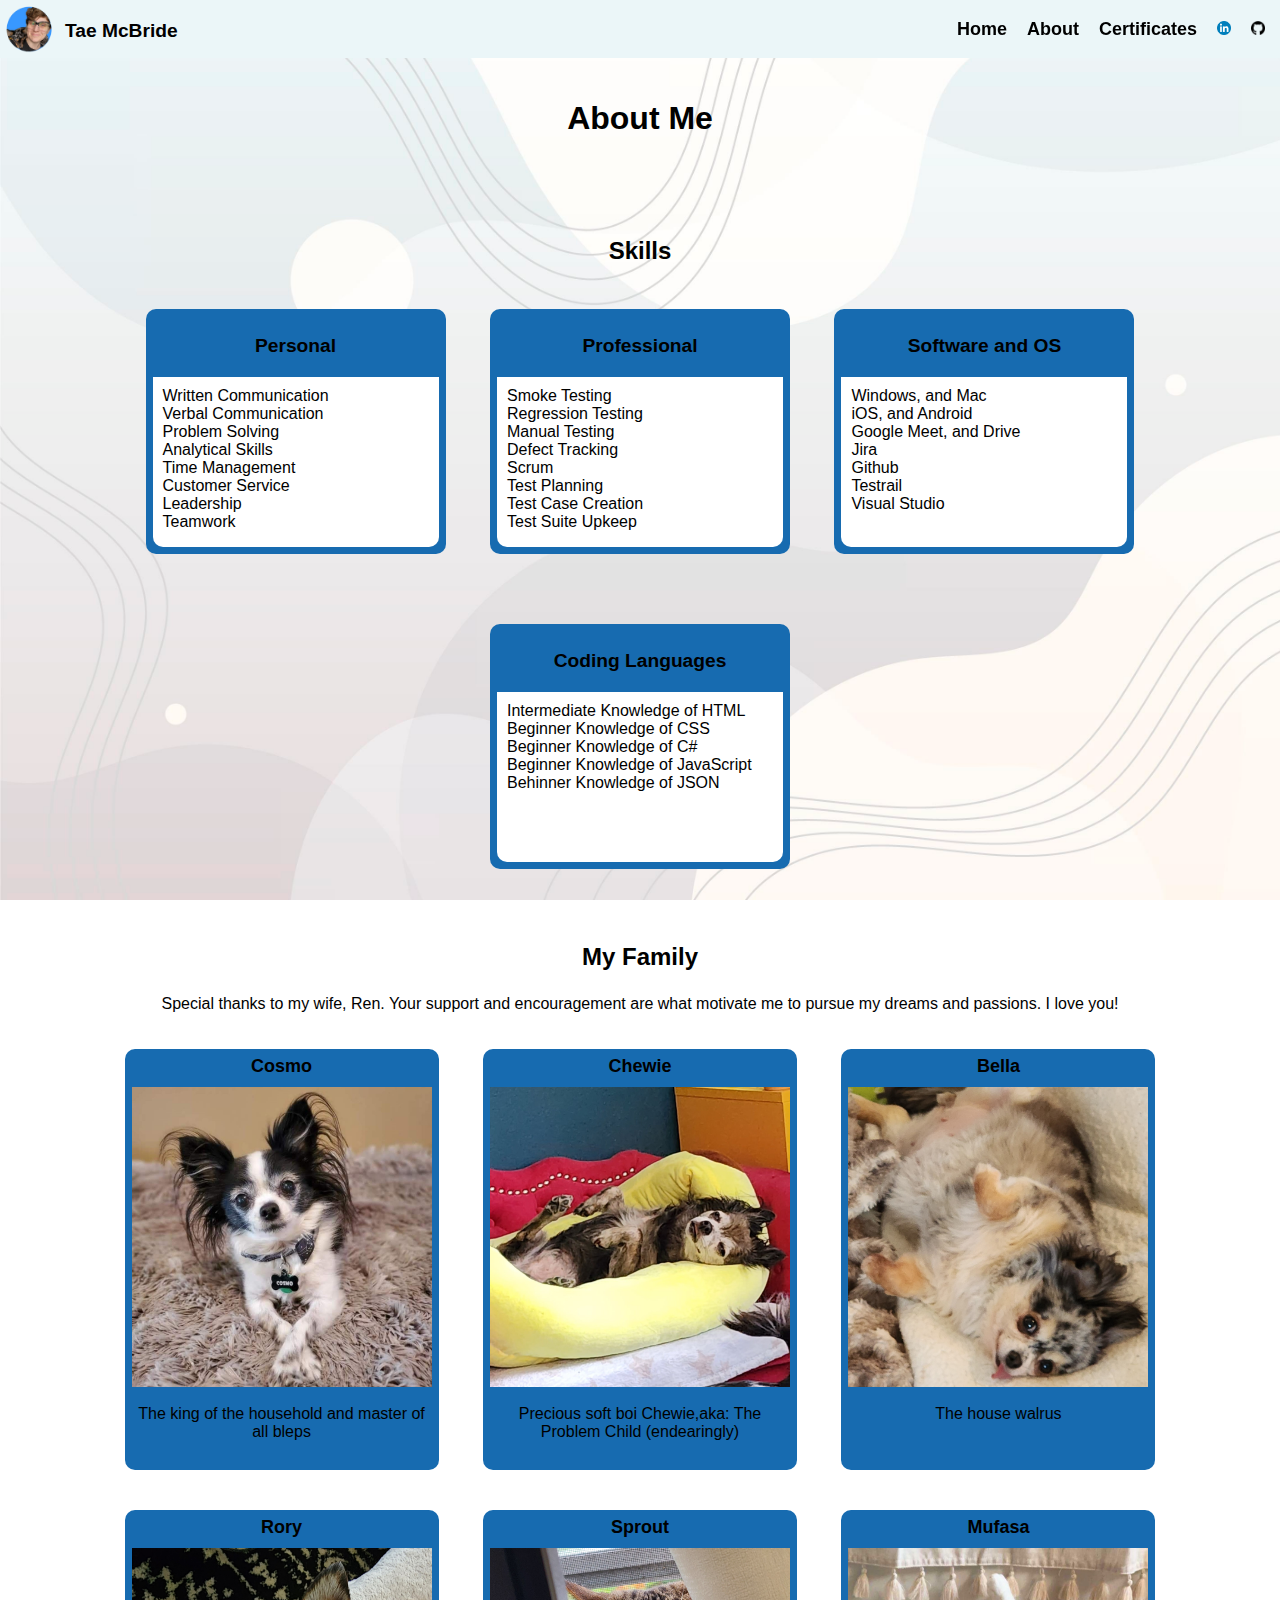
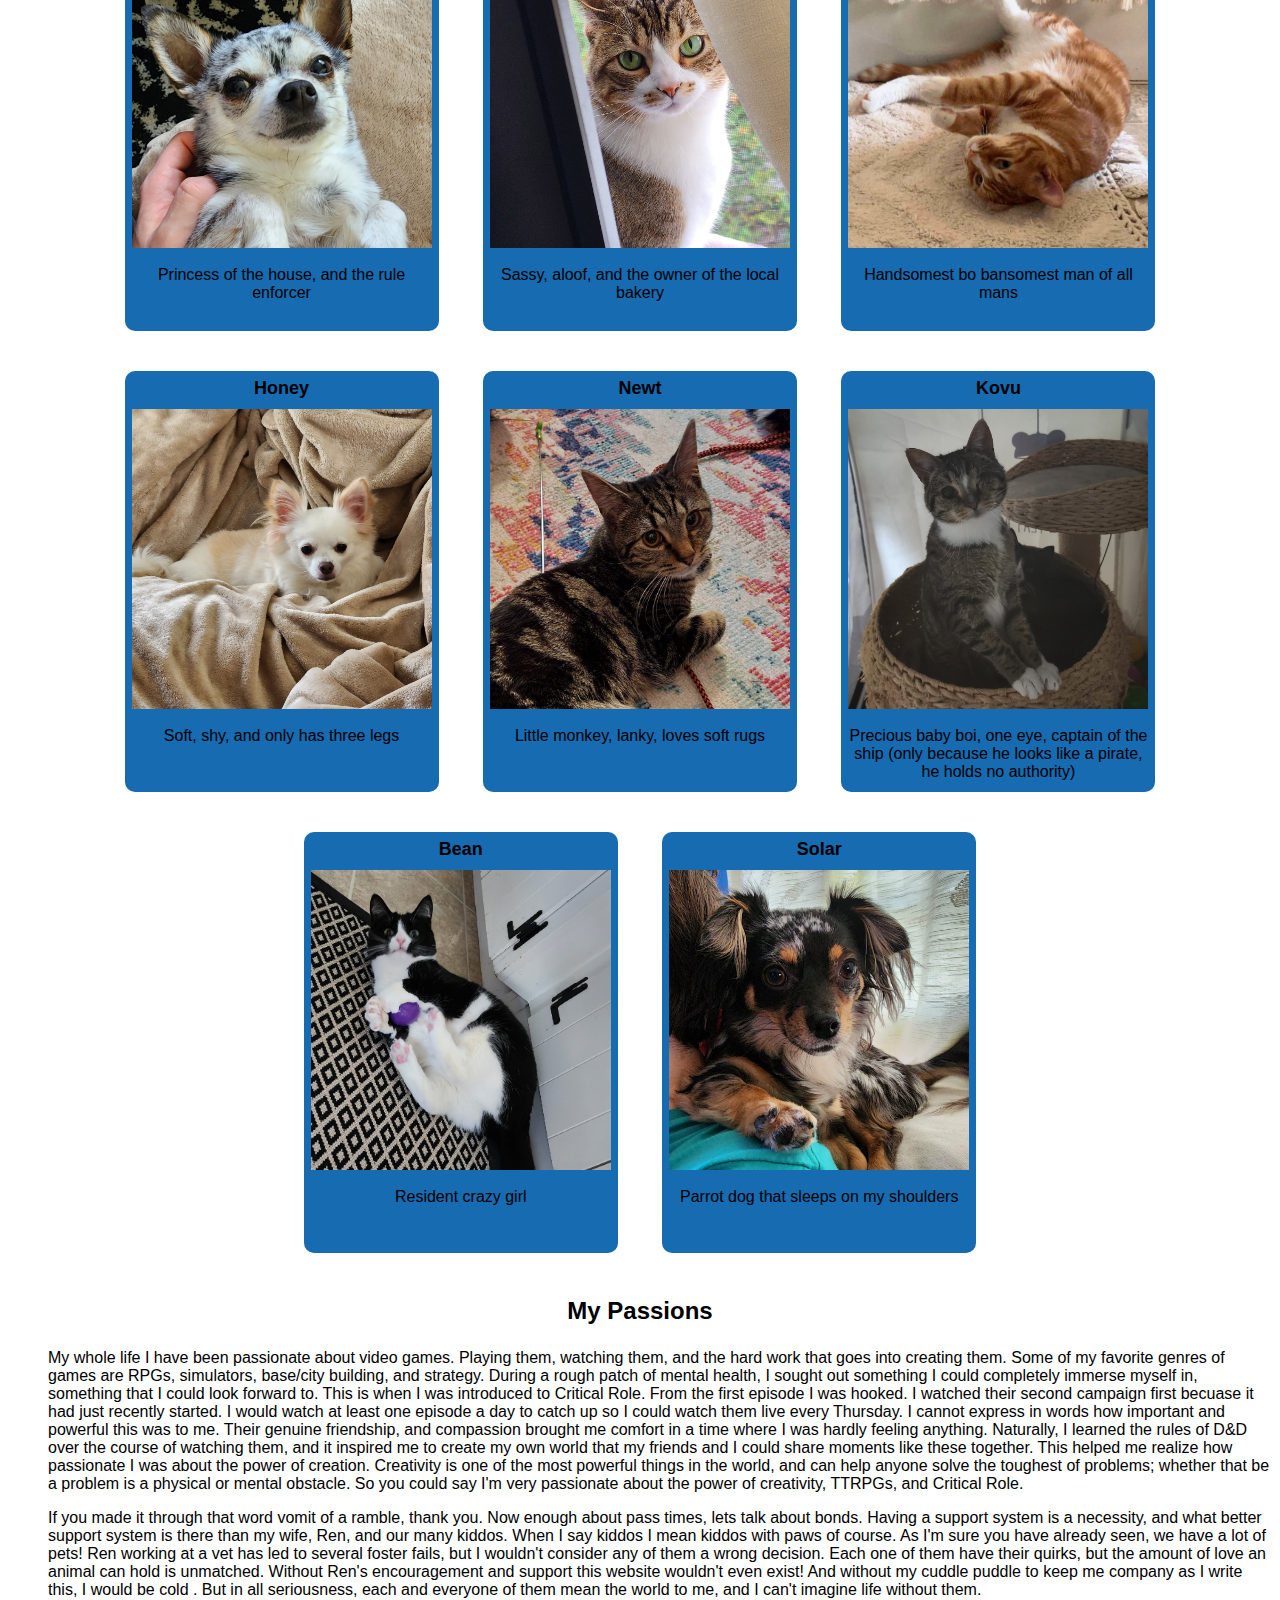
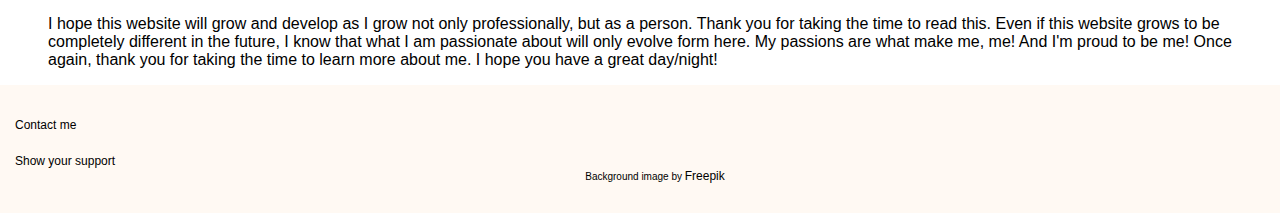
<file: about.html>
<!DOCTYPE html>
  <head>
    <title>Tae's Portfolio: About Me</title>
    <meta name="author"; content="Tae McBride">
    <link rel="stylesheet" href="styles.css">
  </head>
  <body>

    <header>

      <nav>
        <a href="index.html"><img src="img/pfp.png" class="pfp" alt="Tae with Solar on their shoulders"></a>
        <a href="index.html" class="heading">Tae McBride</a>
        <div class="pagelinkdiv">
          <a href="index.html" class="pagelink">Home</a>     
          <a href="about.html" class="pagelink">About</a>
          <a href="certificates.html" class="pagelink">Certificates</a>
          <a href="https://www.linkedin.com/in/tae-mcbride-b07286282/" class="pagelink">
            <img src="img/LinkedIn_icon_circle.svg.png" width="14"></a> 
          <a href="https://github.com/Blooturtleduck" class="pagelink">
            <img src="img/githubicon.png" width="14"></a>
        </div>
      </nav>

    </header>

    <main>
      <strong><h2>About Me</h2></strong>
      <article>
        <strong><h3>Skills</h3></strong>
        <section id="sectionskill">
          <div class="skill">
            <strong><h4>Personal</h4></strong>
            <p>
              Written Communication<br>
              Verbal Communication<br>
              Problem Solving<br>
              Analytical Skills<br>
              Time Management<br>
              Customer Service<br>
              Leadership<br>
              Teamwork
            </p>
          </div>
          <div class="skill">
            <strong><h4>Professional</h4></strong>
            <p>
              Smoke Testing<br>
              Regression Testing<br>
              Manual Testing<br>
              Defect Tracking<br>
              Scrum<br>
              Test Planning<br>
              Test Case Creation<br>
              Test Suite Upkeep
            </p>
          </div>
          <div class="skill">
            <strong><h4>Software and OS</h4></strong>
            <p>
              Windows, and Mac<br>
              iOS, and Android<br>
              Google Meet, and Drive<br>
              Jira<br>
              Github<br>
              Testrail<br>
              Visual Studio
            </p>
          </div>
          <div class="skill">
            <strong><h4>Coding Languages</h4></strong>
            <p>
              Intermediate Knowledge of HTML<br>
              Beginner Knowledge of CSS<br>
              Beginner Knowledge of C#<br>
              Beginner Knowledge of JavaScript<br>
              Behinner Knowledge of JSON
            </p>
          </div>
        </section>
      </article> 

      <article>
        <strong><h3>My Family</h3></strong>
        <section id="sectionkiddo">
          <p style="text-align: center;">Special thanks to my wife, Ren. Your support and encouragement 
            are what motivate me to pursue my dreams and passions. I love you!
          </p>
          <div class="kiddos">
            <strong style="font-size: large; padding-bottom: 10px;">Cosmo</strong>
            <img src="img/cosmo.jpg" class="kiddoimage" alt="Black and white long haired chihuahua"><br>              
            <strong style="font-weight: normal;">The king of the household and master of all bleps</strong>
          </div>

          <div class="kiddos">
            <strong style="font-size: large; padding-bottom: 10px;">Chewie</strong>
            <img src="img/chewie.jpg" class="kiddoimage" alt="Brown and black long haired chihuahua"><br>
            <strong style="font-weight: normal;">Precious soft boi Chewie,aka: The Problem Child (endearingly)</strong>
          </div>

          <div class="kiddos">
            <strong style="font-size: large; padding-bottom: 10px;">Bella</strong>
            <img src="img/bella.jpg" class="kiddoimage" alt="blue merle long haired chihuahua in the shape of a cylinder"><br>
            <strong style="font-weight: normal;">The house walrus</strong>
          </div>

          <div class="kiddos">
            <strong style="font-size: large; padding-bottom: 10px;">Rory</strong>
            <img src="img/rory.jpg" class="kiddoimage" alt="perfect in every way blue merle short haired chihuahua"><br>
            <strong style="font-weight: normal;">Princess of the house, and the rule enforcer</strong>
          </div>

          <div class="kiddos">
            <strong style="font-size: large; padding-bottom: 10px;">Sprout</strong>
            <img src="img/sprout.jpg" class="kiddoimage" alt="short haired brown and white tabby with bright green eyes"><br>
            <strong style="font-weight: normal;">Sassy, aloof, and the owner of the local bakery</strong>
          </div>

          <div class="kiddos">
            <strong style="font-size: large; padding-bottom: 10px;">Mufasa</strong>
            <img src="img/mufasa.jpg" class="kiddoimage" alt="the handsomest short haired orange tabby with golden 
              eyes you've ever seen"><br>
            <strong style="font-weight: normal;">Handsomest bo bansomest man of all mans</strong>
          </div>

          <div class="kiddos">
            <strong style="font-size: large; padding-bottom: 10px;">Honey</strong>
            <img src="img/honey.jpg" class="kiddoimage" alt="cream long haired chihuahua with 3 legs"><br>
            <strong style="font-weight: normal;">Soft, shy, and only has three legs</strong>
          </div>

          <div class="kiddos">
            <strong style="font-size: large; padding-bottom: 10px;">Newt</strong>
            <img src="img/newt.jpeg" class="kiddoimage" alt="short haired dark brown tabby"><br>
            <strong style="font-weight: normal;">Little monkey, lanky, loves soft rugs</strong>
          </div>

          <div class="kiddos">
            <strong style="font-size: large; padding-bottom: 10px;">Kovu</strong>
            <img src="img/kovu.jpg" class="kiddoimage" alt="short haired brown and white tabby with one eye"><br>
            <strong style="font-weight: normal;">Precious baby boi, one eye, captain of the ship (only because he looks like a pirate, 
              he holds no authority)</strong>
          </div>

          <div class="kiddos">
            <strong style="font-size: large; padding-bottom: 10px;">Bean</strong>
            <img src="img/bean.jpg" class="kiddoimage" alt="black and white tuxedo cat with yellow/green eyes"><br>
            <strong style="font-weight: normal;">Resident crazy girl</strong>
          </div>

          <div class="kiddos">
            <strong style="font-size: large; padding-bottom: 10px;">Solar</strong>
            <img src="img/solar.jpg" class="kiddoimage" alt="Cutie patooty blue merle long haired chihuahua 
              leaning on her mom's shoulder"/><br>
            <strong style="font-weight: normal;">Parrot dog that sleeps on my shoulders</strong>
          </div>
        </section>

      <article>
        <strong><h3>My Passions</h3></strong>
        <section style="padding-left: 40px;">
          <p>
            My whole life I have been passionate about video games. Playing them, watching them, and the hard work that goes into creating them. 
            Some of my favorite genres of games are RPGs, simulators, base/city building, and strategy. During a rough patch of mental health, 
            I sought out something I could completely immerse myself in, something that I could look forward to. This is when I was introduced 
            to Critical Role. From the first episode I was hooked. I watched their second campaign first becuase it had just recently started. 
            I would watch at least one episode a day to catch up so I could watch them live every Thursday. I cannot express in words how important 
            and powerful this was to me. Their genuine friendship, and compassion brought me comfort in a time where I was hardly feeling anything. 
            Naturally, I learned the rules of D&D over the course of watching them, and it inspired me to create my own world that my friends and I 
            could share moments like these together. This helped me realize how passionate I was about the power of creation. Creativity is one of 
            the most powerful things in the world, and can help anyone solve the toughest of problems; whether that be a problem is a physical or 
            mental obstacle. So you could say I'm very passionate about the power of creativity, TTRPGs, and Critical Role.
          </p>
          <p>
            If you made it through that word vomit of a ramble, thank you. Now enough about pass times, lets talk about bonds. Having a support 
            system is a necessity, and what better support system is there than my wife, Ren, and our many kiddos. When I say kiddos I mean kiddos 
            with paws of course. As I'm sure you have already seen, we have a lot of pets! Ren working at a vet has led to several foster fails, 
            but I wouldn't consider any of them a wrong decision. Each one of them have their quirks, but the amount of love an animal can hold is 
            unmatched. Without Ren's encouragement and support this website wouldn't even exist! And without my cuddle puddle to keep me company as 
            I write this, I would be cold <!--insert sad emoji here-->. But in all seriousness, each and everyone of them mean the world to me, and 
            I can't imagine life without them.
          </p>
          <p>
            I hope this website will grow and develop as I grow not only professionally, but as a person. Thank you for taking the time to read this. 
            Even if this website grows to be completely different in the future, I know that what I am passionate about will only evolve form here. My 
            passions are what make me, me! And I'm proud to be me! Once again, thank you for taking the time to learn more about me. I hope you have a 
            great day/night!
          </p>
        </section>
      </article>
    </main>

    <footer>
      <section>
        <a href="contact.html">Contact me</a><br><br>
        <a href="support.html">Show your support</a>
        <div id="bgimgcred">
          Background image by <a href="https://www.freepik.com/free-vector/white-abstract-background_11852424.htm#query=website%20background&position=22&from_view=keyword&track=ais&uuid=9306bdb3-f7fa-4913-889d-b05616a231db">Freepik</a>
        </div>
      </section>  
    </footer>

  </body>

</html>
</file>
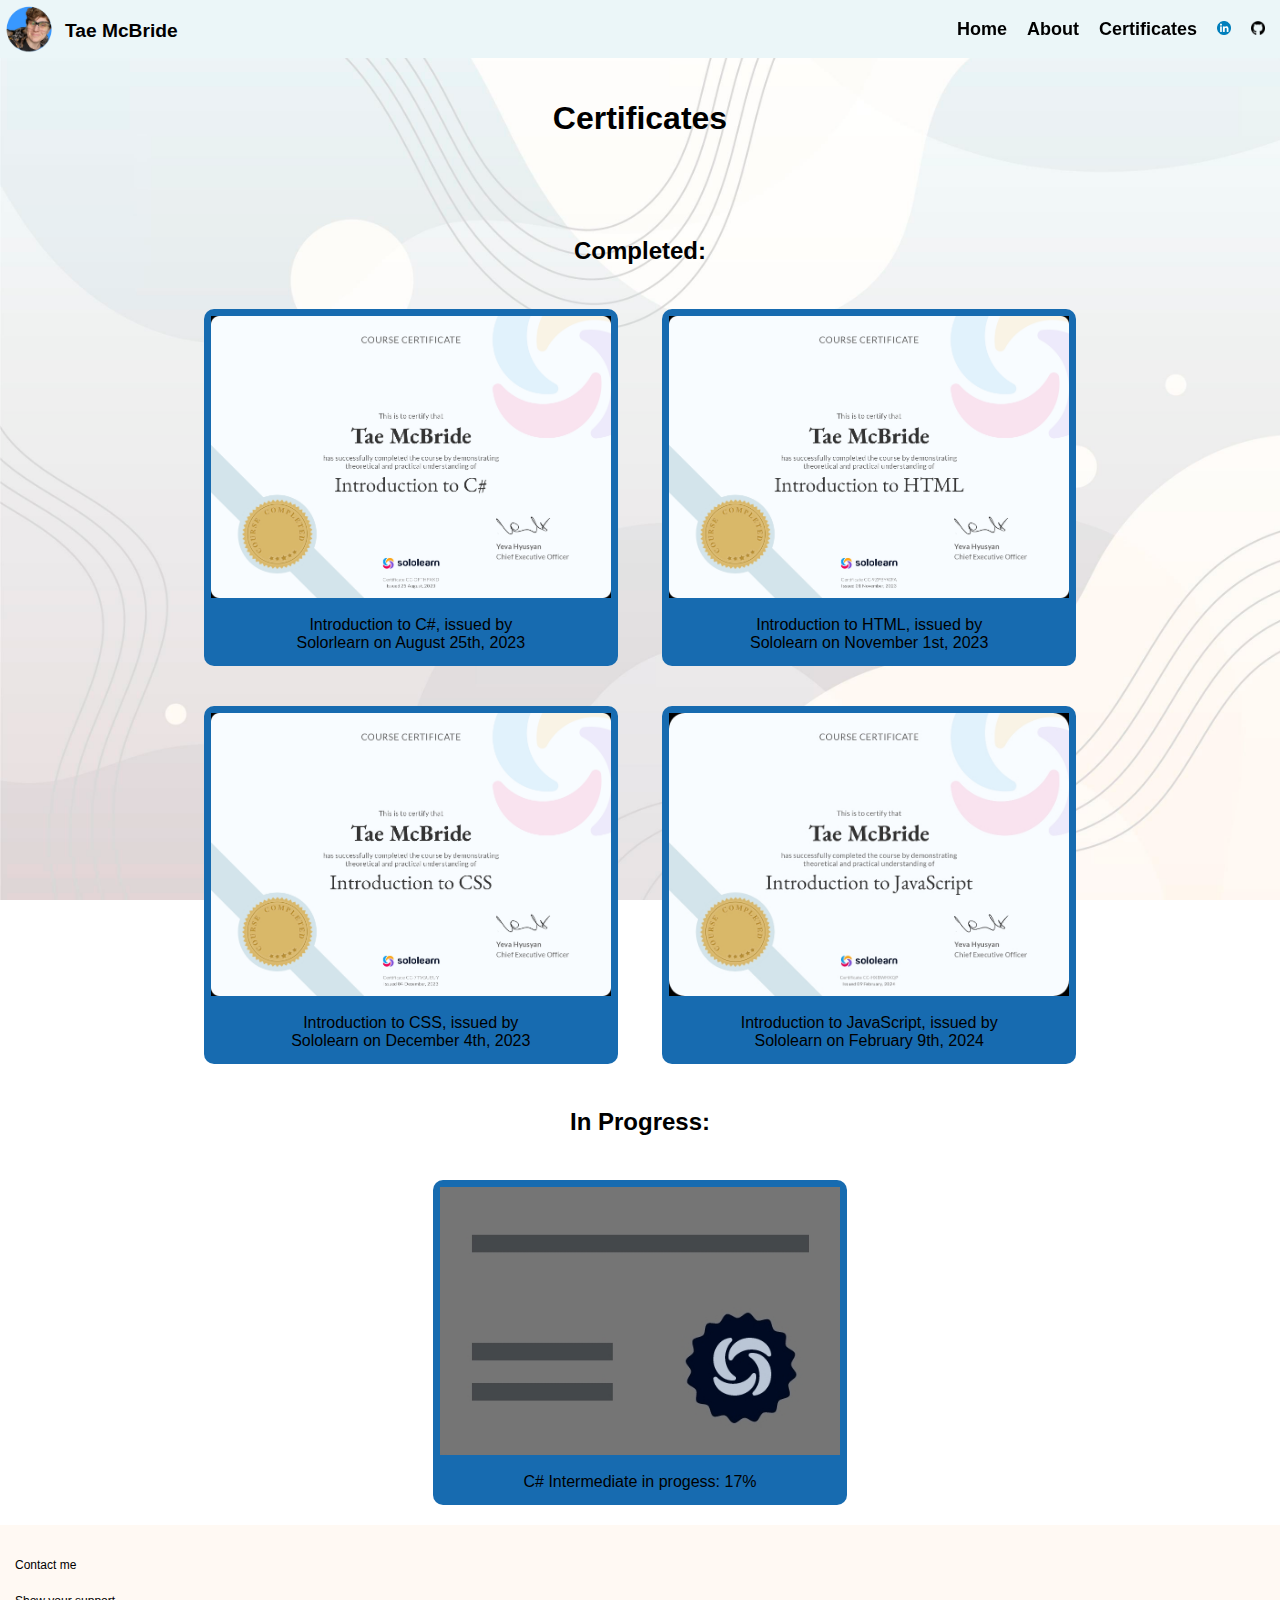
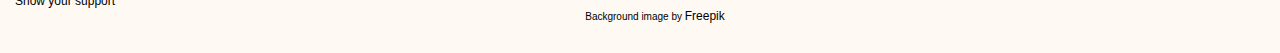
<file: certificates.html>
<!DOCTYPE html>
<head>
    <title>Tae's Portfolio: Certificates</title>
    <meta name="author" content="Tae McBride">
    <link rel="stylesheet" href="styles.css">
</head>
<body>

    <header>

        <nav>
            <a href="index.html"><img src="img/pfp.png" class="pfp" alt="Tae with Solar on their shoulders"></a>
            <a href="index.html" class="heading">Tae McBride</a>
            <div class="pagelinkdiv">
              <a href="index.html" class="pagelink">Home</a>     
              <a href="about.html" class="pagelink">About</a>
              <a href="certificates.html" class="pagelink">Certificates</a>
              <a href="https://www.linkedin.com/in/tae-mcbride-b07286282/" class="pagelink">
                <img src="img/LinkedIn_icon_circle.svg.png" width="14"></a> 
              <a href="https://github.com/Blooturtleduck" class="pagelink">
                <img src="img/githubicon.png" width="14"></a>
            </div>
          </nav>

    </header>

    <main>
        <strong><h2>Certificates</h2></strong>
        <article>
            <h3>Completed:</h3>
            <section class="sectioncert">
                <p class="certificates">
                    <img src="img/Introduction to Csharp_certificate.jpg"
                    alt="Introduction to c sharp certificate for Tae McBride, 
                        issued by Sololearn on August 25th, 2023"><br>
                    Introduction to C#, issued by<br>
                    Solorlearn on August 25th, 2023
                </p>
                <p class="certificates">
                    <img src="img/Introduction to HTML_certificate.jpg"
                    alt="Introduction to HTML certificate for Tae McBride,
                        issued by Solorlearn on November 1st, 2023"><br>
                    Introduction to HTML, issued by<br>
                    Sololearn on November 1st, 2023
                </p>
                <p class="certificates">
                    <img src="img/Introduction to CSS_certificate.jpg"
                    alt="Introduction to CSS certificate for Tae McBride,
                        issued by Solorlearn on December 4th, 2023"><br>
                    Introduction to CSS, issued by<br>
                    Sololearn on December 4th, 2023
                </p>
                <p class="certificates">
                    <img src="img/Introduction to JavaScript.jpg"
                    alt="Introduction to JavaScript certificate for Tae McBride,
                        issued by Solorlearn on February 9th, 2024"><br>
                    Introduction to JavaScript, issued by<br>
                    Sololearn on February 9th, 2024
                </p>
            </section>
        </article>

        <article>
            <h3>In Progress:</h3>
            <section class="sectioncert">
                <p class="certificates">
                <img src="img/certificate in progress.jpg"
                alt="blank Sololearn certificate"><br>
                C# Intermediate in progess: 17% 
                </p>
            </section>
        </article>
    </main>

    <footer>
        <section>
          <a href="contact.html">Contact me</a><br><br>
          <a href="support.html">Show your support</a>
          <div id="bgimgcred">
            Background image by <a href="https://www.freepik.com/free-vector/white-abstract-background_11852424.htm#query=website%20background&position=22&from_view=keyword&track=ais&uuid=9306bdb3-f7fa-4913-889d-b05616a231db">Freepik</a>
          </div>
        </section>  
      </footer>

</body>

</html>
</file>
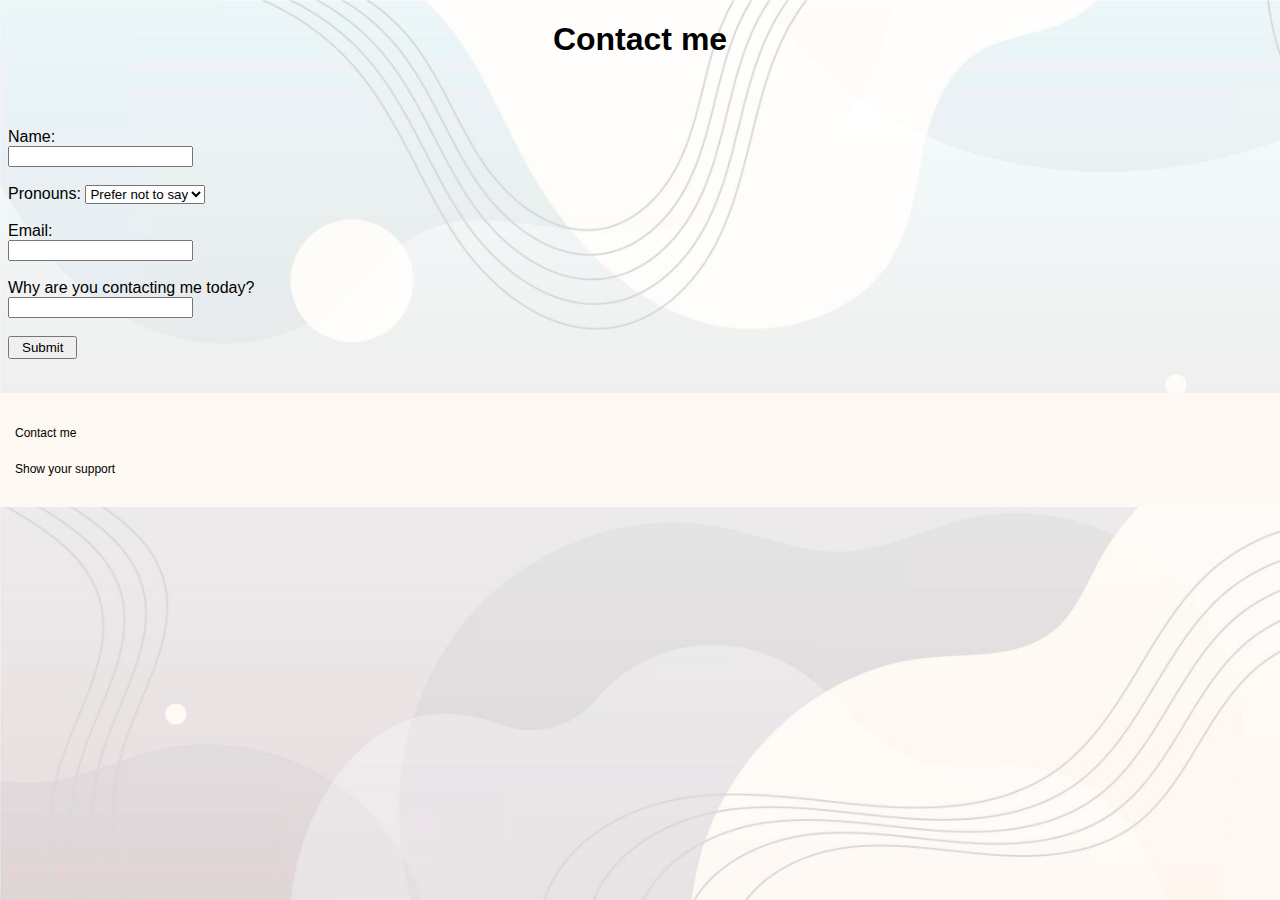
<file: contact.html>
<!DOCTYPE html>

    <head>
        <title>Tae's Portfolio: Contact me</title>
        <meta name="Author"; content="Tae McBride">
        <link rel="stylesheet" href="styles.css">
    </head>
    <body>
        
        <header>
            <h1 style="text-align: center;">Contact me</h1>
        </header>

        <main>
            <article>
                <section>
                    <p>
                        <form>
                            <label for="nameb1">
                            Name: </label><br>
                            <input type="text"; id="nameb1"; name="person"><br>

                            <br>

                            <label for="pndrop">Pronouns:</label>
                            <select name="pronouns"; id="pndrop">
                                <option value="him">He/Him</option>
                                <option value="hthey">He/They</option>
                                <option value="she">She/Her</option>
                                <option value="sthey">She/They</option>
                                <option value="they">They/Them</option>
                                <option value="other">Other</option>
                                <option value="n/a" selected>Prefer not to say</option>
                            </select><br>

                            <br>

                            <label for="mailb1">
                            Email: </label><br>
                            <input type="email"; id="mailb1"; name="email"><br>

                            <br>

                            <label for="whyb1">
                            Why are you contacting me today? </label><br>
                            <input type="text"; id="whyb1"; name="why"><br>

                            <br>

                            <button onclick="alert('This button does not do anything yet, but man will it be cool when it does!')">
                                <input type="submit" style="border: 0px"></button>
                        </form>
                        <br>
                    </p>
                </section>
            </article>
        </main>

        <footer>
            <section>
                <a href="contact.html"> Contact me</a><br><br>
                <a href="support.html"> Show your support</a>
            </section> 
        </footer>
        
    </body>

    
</html>
</file>
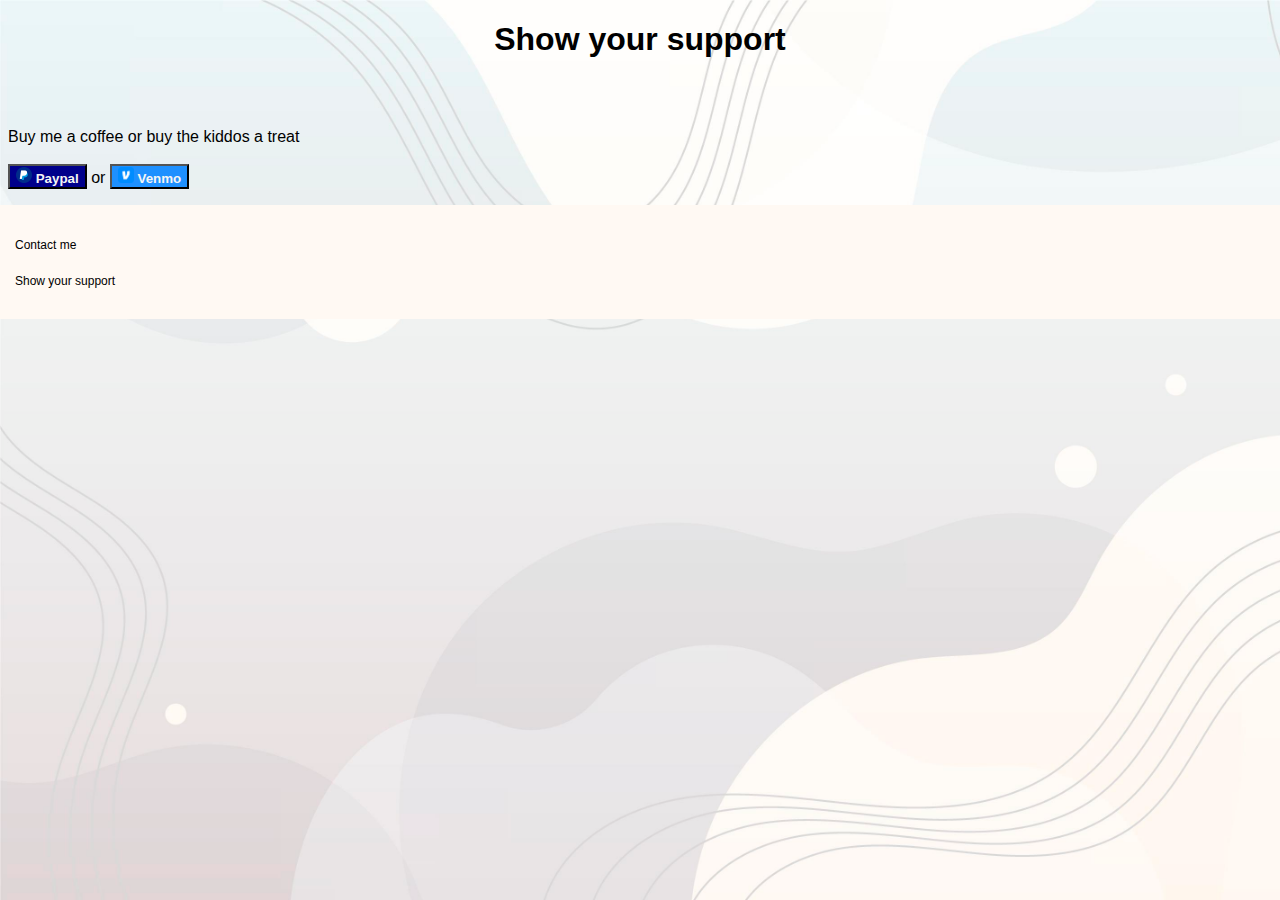
<file: support.html>
<!DOCTYPE html>
    <head>
        <title>Tae's Portfolio: Show Support</title>
        <meta name="author" content="Tae McBride">
        <link rel="stylesheet" href="styles.css">
    </head>
    <body>
        
        <header>
            <strong><h1 style="text-align: center;">Show your support</h1></strong>
        </header>

        <main>
            <article>
                <section>
                    <p>
                        Buy me a coffee or buy the kiddos a treat<br>
                        <!--plan on implementing name and ammount later
                        <form>
                            <label for="nameb2">
                            Name: </label>
                            <input type="text"; id="nameb2"; name="person"><br>

                            <br>
                
                            <label for="amountb1">
                            Amount: </label>
                            <input type="text"; id="amountb1"; name="dollars"><br>

                            <br>

                            <input type="submit">
                        </form>-->

                        <br>

                        <a href="https://paypal.me/taemcbride?country.x=US&locale.x=en_US">
                        <button style="background-color: darkblue; color: whitesmoke;">
                        <img src="img/paypal.png"width="16"> <strong>Paypal</strong></button></a>
                         or 
                        <a href="https://venmo.com/u/Tae-McBride-1">
                        <button style="background-color: dodgerblue; color: whitesmoke;">
                        <img src="img/venmo.png"width="16"> <strong>Venmo</strong></button></a>
            
                    </p>
                </section>
            </article>
        </main>

        <footer>
            <section>
            <a href="contact.html"> Contact me</a><br><br>
            <a href="support.html"> Show your support</a>
            </section> 
        </footer>

    </body>

</html>
</file>
<file: styles.css>
h2 {
    text-align: center; 
    font-size: xx-large;
    margin-top: 100px;
    margin-bottom: 100px;
}

h3 {
    text-align: center;
    font-size: x-large;
}

h4 {
    text-align: center;
    font-size: larger;
}

body {
    font-family: Arial, Helvetica, sans-serif;
    background-image: url('img/4853433.jpg');
    background-size: cover;
    background-repeat: no-repeat;
    background-attachment: fixed;
}

main {
    margin-top: 70px;
}

nav {
    background-color: #EBF6F8;
    line-height: 3;
    text-indent: 10px; 
    position: fixed;
    left: 0px;
    top: 0px;
    width: 100%;
    height: fit-content;
    z-index: 1000;
}

.heading {
    font-size: larger;
    color: black;
    text-decoration: none;
    font-weight: bold;
    position: relative;
    left: 55px;
    top: 2px;
}

.indexdiv {
    position: relative;
    text-align: center;
    width: 100%;
    padding: 10px;
}

.indeximg {
    width: 100%;
}

.pagelinkdiv {
    display: inline-flex;
    position: fixed;
    right: 10px;
    top: 2px;   
}

.pagelink {
    font-size: large;
    color: black;
    text-decoration: none;
    font-weight: bold;
    margin-left: 5px;
    margin-right: 5px;
}

.pagelink:hover, .heading:hover {
    color: rgb(150, 150, 150);
}

.pfp {
    height: 50px;
    position: absolute;
    left: 3px;
    top: 3px;
}

#sectionskill {
    position: relative;
    text-align: center;
    width: 100%;
}

.skill {
    margin: 20px 20px 50px 20px;
    width: 300px;
    height: 245px;
    flex-direction: column;
    display: inline-flex;
    border: 0px;
    border-radius: 10px;
    background-color: rgb(23, 107, 176);
}

.skill p {
    text-align: left;
    margin: -5px 7px 7px 7px;
    padding: 10px;
    height: 150px;
    background-color: white;
    border-radius: 0px 0px 10px 10px;
}

.skill:hover, .kiddos:hover, .certificates:hover, .projects:hover {
    scale: 110%;
    transition-duration: 1s;
}

#sectionkiddo, .sectioncert, .sectionproj {
    position: relative;
    text-align: center;
    width: 100%;
}

.projects {
    width: 300px;
    height: 200px;
    margin: 20px;
    padding: 7px 7px 14px 7px;
    border: 0px;
    border-radius: 10px;
    background-color: rgb(23, 107, 176);
    text-align: center;
    display: inline-flex;
    flex-direction: column;
}

.projectprev {
    width: 300px;
    text-align: center;
}

.updatevideo {
    width: 75%;
    text-align: center;
}

.sectionvidupdate {
    text-align: center;
}

.update {
    width: 100%;
    height: fit-content;
    margin: 25px;
    padding: 10px;
    border: 2px;
    border-color: black;
    background-color: rgba(7,127,167,0.3);
}

.updateimg {
    height: 500px;
    text-align: center;
    display: inline-flex;
    flex-direction: column;   
}

.sectionimgupdate {
    width: 300px;
    height: 200px;
    margin: 20px;
    padding: 7px 7px 14px 7px;
    text-align: center;
    display: inline-flex;
    flex-direction: column;
}

.projlink {
    color: black;
    text-decoration: none;
    padding-bottom: 10px;
}

.kiddos {
    width: 300px;
    height: 400px;
    margin: 20px;
    padding: 7px 7px 14px 7px;
    border: 0px;
    border-radius: 10px;
    background-color: rgb(23, 107, 176);
    text-align: center;
    display: inline-flex;
    flex-direction: column;
}

.kiddoimage {
    height: 300px;
    text-align: center;
}

.certificates {
    width: 400px;
    margin: 20px;
    padding: 7px 7px 14px 7px;
    text-align: center;
    border: 0px;
    border-radius: 10px;
    background-color: rgb(23, 107, 176);
    display: inline-flex;
    flex-direction: column;
}

.certificates img{
    width: 400px;
}

footer {
    background-color: #FFF9F3;
    padding: 30px 15px 30px 15px;
    position: absolute;
    width: 100%;
    left: 0px;
}

footer section a {
    font-size: 12px;
    color: black;
    text-decoration: none;
}

footer section a:hover {
    color: rgb(150, 150, 150);
}

#bgimgcred {
    font-size: 10px;
    color: black;
    text-align: center;
}
</file>
